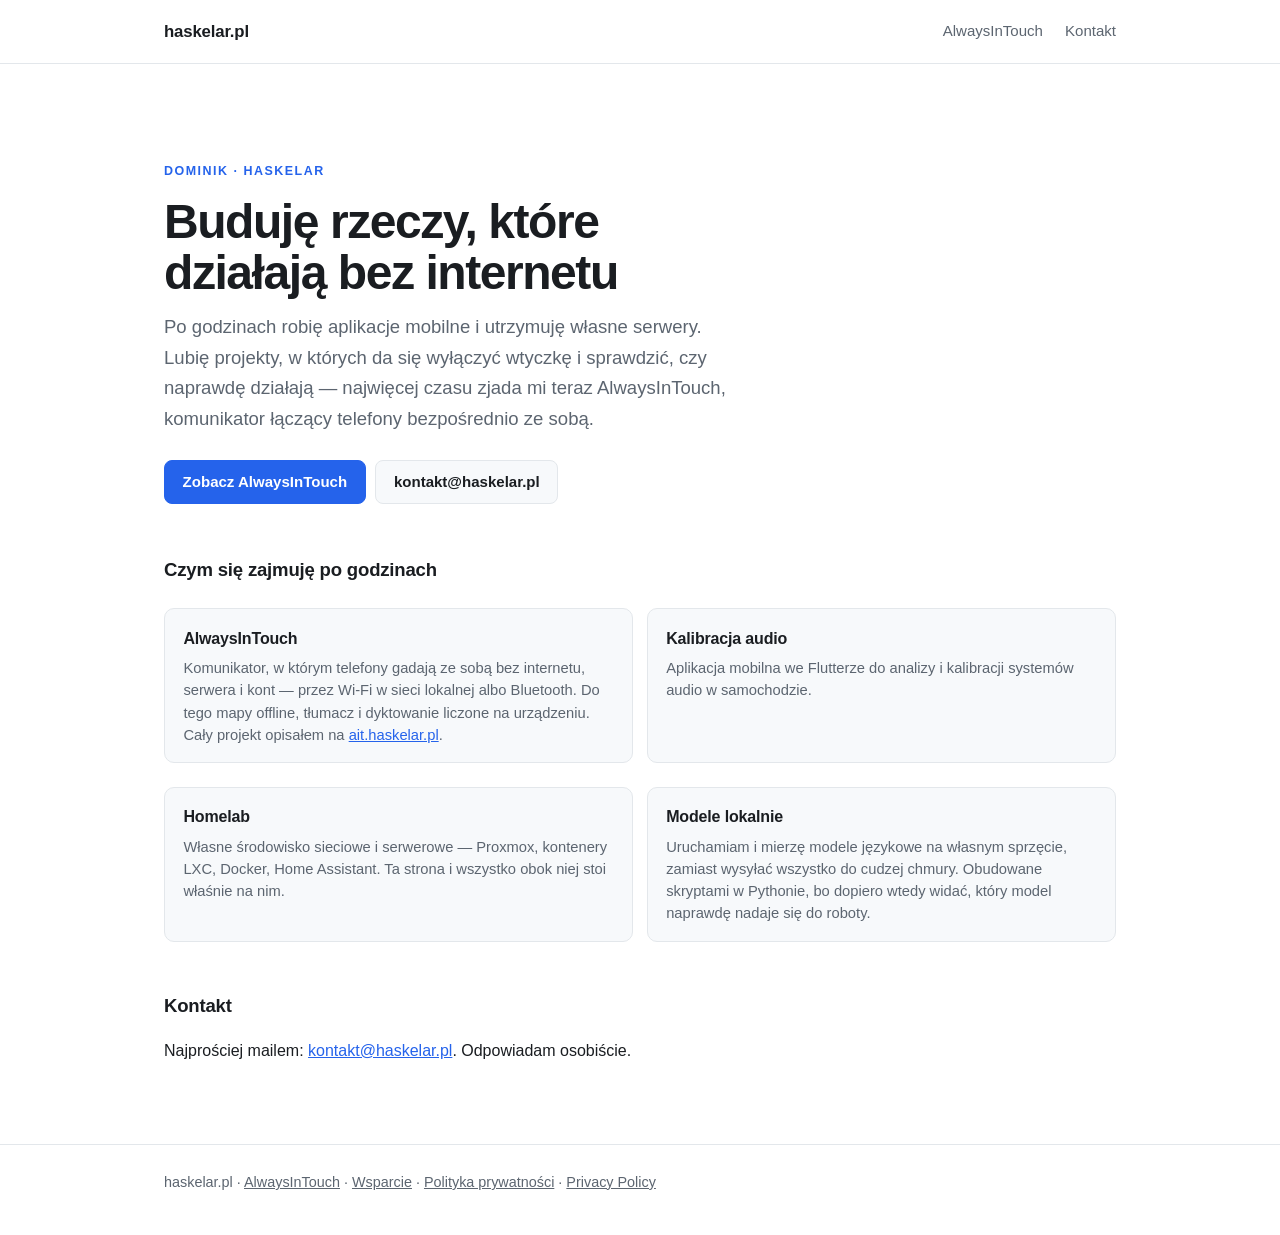
<file: index.html>
<!DOCTYPE html>
<html lang="pl">
<head>
<meta charset="utf-8">
<meta name="viewport" content="width=device-width, initial-scale=1">
<title>Haskelar — buduję rzeczy, które działają bez internetu</title>
<meta name="description" content="Dominik (Haskelar) — po godzinach buduję aplikacje mobilne działające offline i utrzymuję własny serwer. Największy projekt: AlwaysInTouch, komunikator łączący telefony bezpośrednio ze sobą.">
<link rel="canonical" href="https://haskelar.pl/">
<link rel="stylesheet" href="/style.css">
<link rel="icon" href="data:image/svg+xml,<svg xmlns='http://www.w3.org/2000/svg' viewBox='0 0 100 100'><text y='.9em' font-size='90'>🛠️</text></svg>">
<meta property="og:title" content="Haskelar — buduję rzeczy, które działają bez internetu">
<meta property="og:description" content="Aplikacje mobilne działające offline i własna infrastruktura serwerowa. Największy projekt: AlwaysInTouch.">
<meta property="og:type" content="website">
<meta property="og:locale" content="pl_PL">
<meta property="og:url" content="https://haskelar.pl/">
</head>
<body class="glowna">

<header class="site">
  <div class="wrap">
    <a class="brand" href="/">haskelar.pl</a>
    <nav>
      <a href="https://ait.haskelar.pl/">AlwaysInTouch</a>
      <a href="mailto:kontakt@haskelar.pl">Kontakt</a>
    </nav>
  </div>
</header>

<main>
  <div class="wrap">

    <section class="hero">
      <span class="kto">Dominik · Haskelar</span>
      <h1>Buduję rzeczy, które działają bez internetu</h1>
      <p class="lead">Po godzinach robię aplikacje mobilne i utrzymuję własne
      serwery. Lubię projekty, w których da się wyłączyć wtyczkę i sprawdzić,
      czy naprawdę działają — najwięcej czasu zjada mi teraz AlwaysInTouch,
      komunikator łączący telefony bezpośrednio ze sobą.</p>
      <div class="hero-akcje">
        <a class="przycisk mocny" href="https://ait.haskelar.pl/">Zobacz AlwaysInTouch</a>
        <a class="przycisk" href="mailto:kontakt@haskelar.pl">kontakt@haskelar.pl</a>
      </div>
    </section>

    <h2>Czym się zajmuję po godzinach</h2>

    <ul class="siatka">
      <li>
        <div class="kafel">
          <span class="kafel-glowa"><span class="kafel-tytul">AlwaysInTouch</span></span>
          <p>Komunikator, w którym telefony gadają ze sobą bez internetu,
          serwera i kont — przez Wi-Fi w sieci lokalnej albo Bluetooth.
          Do tego mapy offline, tłumacz i dyktowanie liczone na urządzeniu.
          Cały projekt opisałem na <a href="https://ait.haskelar.pl/">ait.haskelar.pl</a>.</p>
        </div>
      </li>
      <li>
        <div class="kafel">
          <span class="kafel-glowa"><span class="kafel-tytul">Kalibracja audio</span></span>
          <p>Aplikacja mobilna we Flutterze do analizy i kalibracji systemów
          audio w samochodzie.</p>
        </div>
      </li>
      <li>
        <div class="kafel">
          <span class="kafel-glowa"><span class="kafel-tytul">Homelab</span></span>
          <p>Własne środowisko sieciowe i serwerowe — Proxmox, kontenery LXC,
          Docker, Home Assistant. Ta strona i wszystko obok niej stoi właśnie
          na nim.</p>
        </div>
      </li>
      <li>
        <div class="kafel">
          <span class="kafel-glowa"><span class="kafel-tytul">Modele lokalnie</span></span>
          <p>Uruchamiam i mierzę modele językowe na własnym sprzęcie, zamiast
          wysyłać wszystko do cudzej chmury. Obudowane skryptami w Pythonie,
          bo dopiero wtedy widać, który model naprawdę nadaje się do roboty.</p>
        </div>
      </li>
    </ul>

    <h2>Kontakt</h2>
    <p>Najprościej mailem: <a href="mailto:kontakt@haskelar.pl">kontakt@haskelar.pl</a>.
    Odpowiadam osobiście.</p>

  </div>
</main>

<footer class="site">
  <div class="wrap">
    haskelar.pl &middot;
    <a href="https://ait.haskelar.pl/">AlwaysInTouch</a> &middot;
    <a href="https://support.haskelar.pl/">Wsparcie</a> &middot;
    <a href="/polityka-prywatnosci/">Polityka prywatności</a> &middot;
    <a href="/privacy/">Privacy Policy</a>
  </div>
</footer>

</body>
</html>
</file>
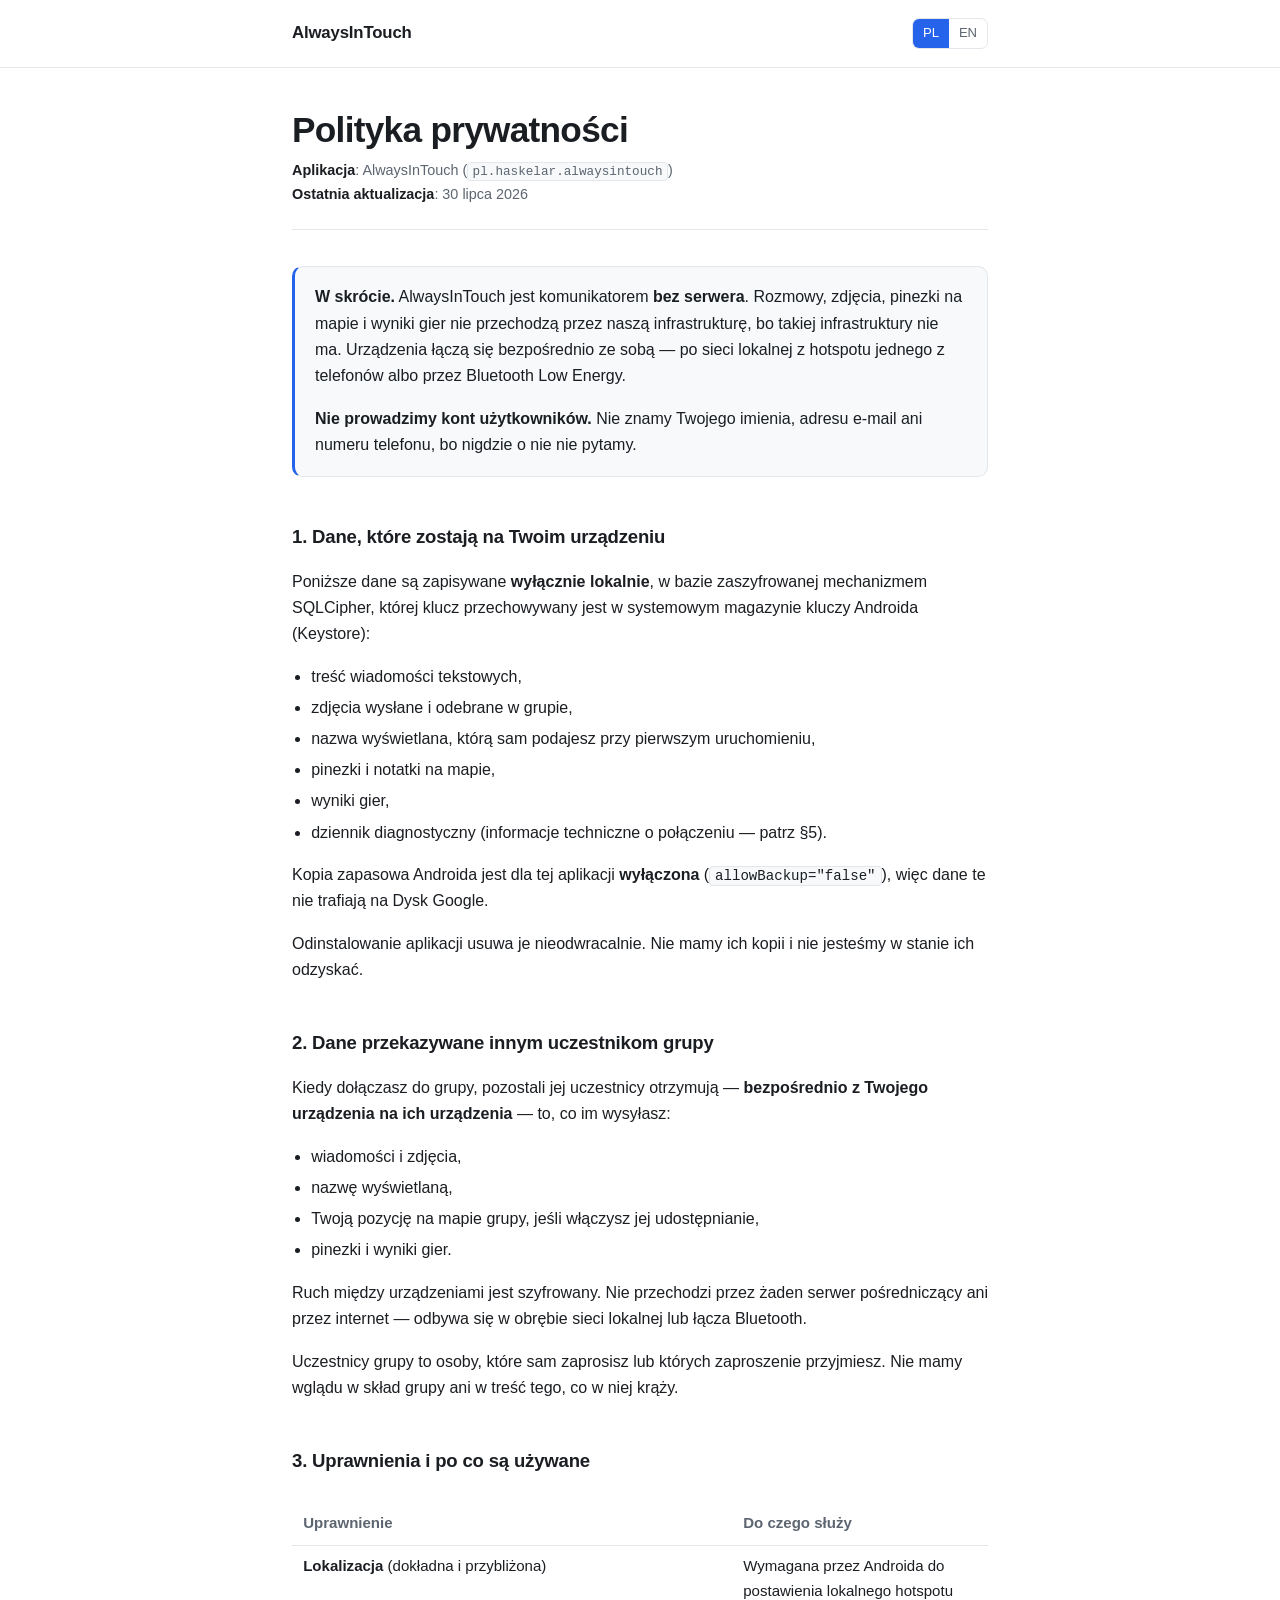
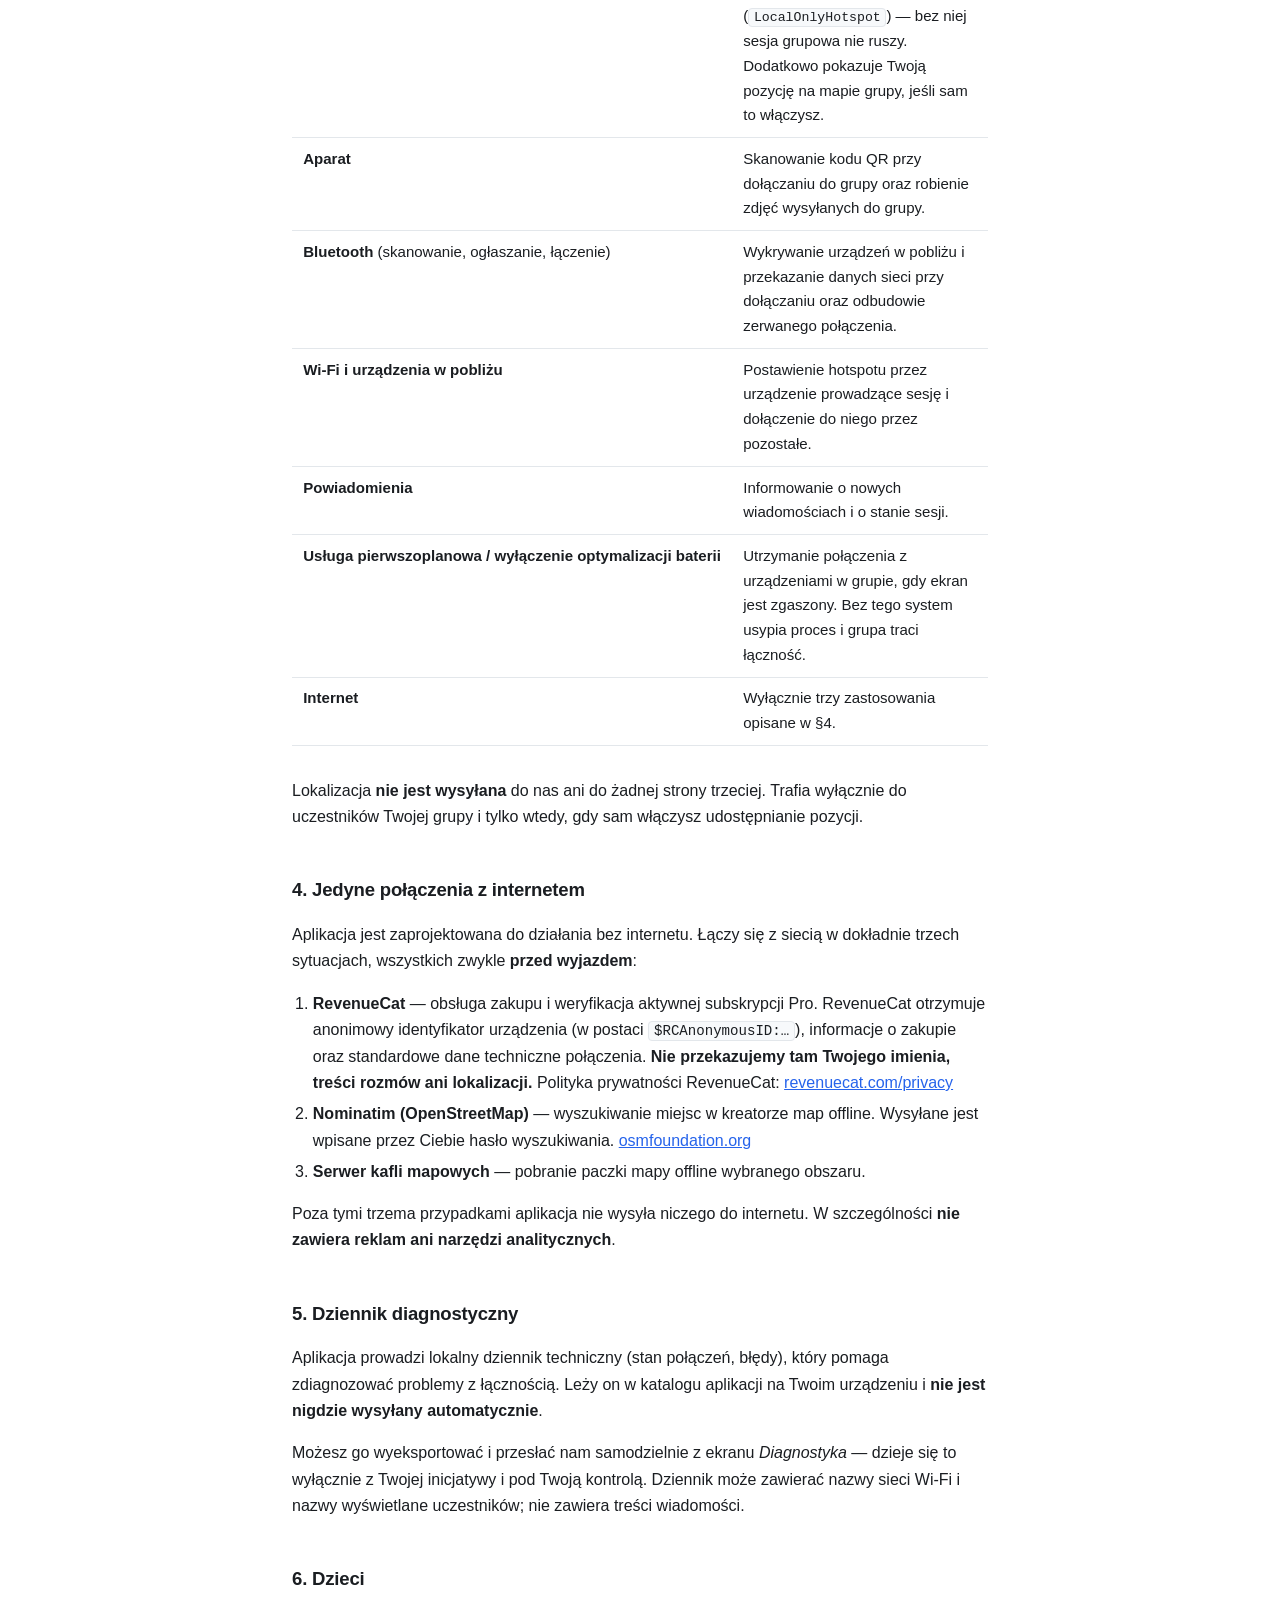
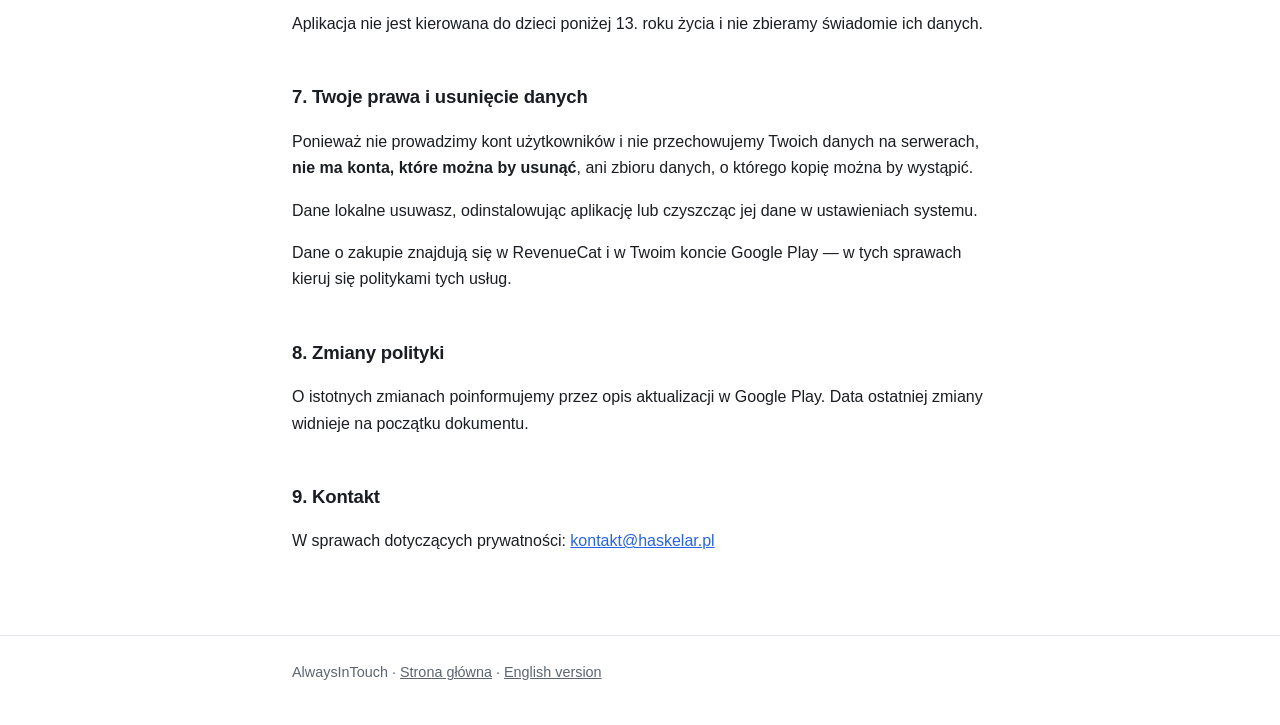
<file: polityka-prywatnosci/index.html>
<!DOCTYPE html>
<html lang="pl">
<head>
<meta charset="utf-8">
<meta name="viewport" content="width=device-width, initial-scale=1">
<title>Polityka prywatności — AlwaysInTouch</title>
<meta name="description" content="Polityka prywatności aplikacji AlwaysInTouch — komunikatora działającego bez serwera, bez kont użytkowników i bez narzędzi analitycznych.">
<link rel="canonical" href="https://haskelar.pl/polityka-prywatnosci/">
<link rel="alternate" hreflang="pl" href="https://haskelar.pl/polityka-prywatnosci/">
<link rel="alternate" hreflang="en" href="https://haskelar.pl/privacy/">
<link rel="alternate" hreflang="x-default" href="https://haskelar.pl/privacy/">
<link rel="stylesheet" href="/style.css">
<link rel="icon" href="data:image/svg+xml,<svg xmlns='http://www.w3.org/2000/svg' viewBox='0 0 100 100'><text y='.9em' font-size='90'>🔗</text></svg>">
</head>
<body>

<header class="site">
  <div class="wrap">
    <a class="brand" href="/">AlwaysInTouch</a>
    <span class="lang">
      <a href="/polityka-prywatnosci/" aria-current="true">PL</a>
      <a href="/privacy/">EN</a>
    </span>
  </div>
</header>

<main>
  <div class="wrap">
    <h1>Polityka prywatności</h1>
    <p class="meta">
      <strong>Aplikacja</strong>: AlwaysInTouch (<code>pl.haskelar.alwaysintouch</code>)<br>
      <strong>Ostatnia aktualizacja</strong>: 30 lipca 2026
    </p>

    <div class="card tldr">
      <p><strong>W skrócie.</strong> AlwaysInTouch jest komunikatorem <strong>bez serwera</strong>.
      Rozmowy, zdjęcia, pinezki na mapie i wyniki gier nie przechodzą przez naszą
      infrastrukturę, bo takiej infrastruktury nie ma. Urządzenia łączą się bezpośrednio
      ze sobą — po sieci lokalnej z hotspotu jednego z telefonów albo przez Bluetooth
      Low Energy.</p>
      <p><strong>Nie prowadzimy kont użytkowników.</strong> Nie znamy Twojego imienia,
      adresu e-mail ani numeru telefonu, bo nigdzie o nie nie pytamy.</p>
    </div>

    <h2>1. Dane, które zostają na Twoim urządzeniu</h2>
    <p>Poniższe dane są zapisywane <strong>wyłącznie lokalnie</strong>, w bazie zaszyfrowanej
    mechanizmem SQLCipher, której klucz przechowywany jest w systemowym magazynie kluczy
    Androida (Keystore):</p>
    <ul>
      <li>treść wiadomości tekstowych,</li>
      <li>zdjęcia wysłane i odebrane w grupie,</li>
      <li>nazwa wyświetlana, którą sam podajesz przy pierwszym uruchomieniu,</li>
      <li>pinezki i notatki na mapie,</li>
      <li>wyniki gier,</li>
      <li>dziennik diagnostyczny (informacje techniczne o połączeniu — patrz §5).</li>
    </ul>
    <p>Kopia zapasowa Androida jest dla tej aplikacji <strong>wyłączona</strong>
    (<code>allowBackup="false"</code>), więc dane te nie trafiają na Dysk Google.</p>
    <p>Odinstalowanie aplikacji usuwa je nieodwracalnie. Nie mamy ich kopii i nie jesteśmy
    w stanie ich odzyskać.</p>

    <h2>2. Dane przekazywane innym uczestnikom grupy</h2>
    <p>Kiedy dołączasz do grupy, pozostali jej uczestnicy otrzymują — <strong>bezpośrednio
    z Twojego urządzenia na ich urządzenia</strong> — to, co im wysyłasz:</p>
    <ul>
      <li>wiadomości i zdjęcia,</li>
      <li>nazwę wyświetlaną,</li>
      <li>Twoją pozycję na mapie grupy, jeśli włączysz jej udostępnianie,</li>
      <li>pinezki i wyniki gier.</li>
    </ul>
    <p>Ruch między urządzeniami jest szyfrowany. Nie przechodzi przez żaden serwer
    pośredniczący ani przez internet — odbywa się w obrębie sieci lokalnej lub łącza
    Bluetooth.</p>
    <p>Uczestnicy grupy to osoby, które sam zaprosisz lub których zaproszenie przyjmiesz.
    Nie mamy wglądu w skład grupy ani w treść tego, co w niej krąży.</p>

    <h2>3. Uprawnienia i po co są używane</h2>
    <div class="scroll">
    <table>
      <thead>
        <tr><th>Uprawnienie</th><th>Do czego służy</th></tr>
      </thead>
      <tbody>
        <tr>
          <td><strong>Lokalizacja</strong> (dokładna i przybliżona)</td>
          <td>Wymagana przez Androida do postawienia lokalnego hotspotu
          (<code>LocalOnlyHotspot</code>) — bez niej sesja grupowa nie ruszy. Dodatkowo
          pokazuje Twoją pozycję na mapie grupy, jeśli sam to włączysz.</td>
        </tr>
        <tr>
          <td><strong>Aparat</strong></td>
          <td>Skanowanie kodu QR przy dołączaniu do grupy oraz robienie zdjęć wysyłanych
          do grupy.</td>
        </tr>
        <tr>
          <td><strong>Bluetooth</strong> (skanowanie, ogłaszanie, łączenie)</td>
          <td>Wykrywanie urządzeń w pobliżu i przekazanie danych sieci przy dołączaniu
          oraz odbudowie zerwanego połączenia.</td>
        </tr>
        <tr>
          <td><strong>Wi-Fi i urządzenia w pobliżu</strong></td>
          <td>Postawienie hotspotu przez urządzenie prowadzące sesję i dołączenie do niego
          przez pozostałe.</td>
        </tr>
        <tr>
          <td><strong>Powiadomienia</strong></td>
          <td>Informowanie o nowych wiadomościach i o stanie sesji.</td>
        </tr>
        <tr>
          <td><strong>Usługa pierwszoplanowa / wyłączenie optymalizacji baterii</strong></td>
          <td>Utrzymanie połączenia z urządzeniami w grupie, gdy ekran jest zgaszony.
          Bez tego system usypia proces i grupa traci łączność.</td>
        </tr>
        <tr>
          <td><strong>Internet</strong></td>
          <td>Wyłącznie trzy zastosowania opisane w §4.</td>
        </tr>
      </tbody>
    </table>
    </div>
    <p>Lokalizacja <strong>nie jest wysyłana</strong> do nas ani do żadnej strony trzeciej.
    Trafia wyłącznie do uczestników Twojej grupy i tylko wtedy, gdy sam włączysz
    udostępnianie pozycji.</p>

    <h2>4. Jedyne połączenia z internetem</h2>
    <p>Aplikacja jest zaprojektowana do działania bez internetu. Łączy się z siecią
    w dokładnie trzech sytuacjach, wszystkich zwykle <strong>przed wyjazdem</strong>:</p>
    <ol>
      <li><strong>RevenueCat</strong> — obsługa zakupu i weryfikacja aktywnej subskrypcji Pro.
      RevenueCat otrzymuje anonimowy identyfikator urządzenia (w postaci
      <code>$RCAnonymousID:…</code>), informacje o zakupie oraz standardowe dane techniczne
      połączenia. <strong>Nie przekazujemy tam Twojego imienia, treści rozmów ani
      lokalizacji.</strong> Polityka prywatności RevenueCat:
      <a href="https://www.revenuecat.com/privacy" rel="noopener">revenuecat.com/privacy</a></li>
      <li><strong>Nominatim (OpenStreetMap)</strong> — wyszukiwanie miejsc w kreatorze map
      offline. Wysyłane jest wpisane przez Ciebie hasło wyszukiwania.
      <a href="https://osmfoundation.org/wiki/Privacy_Policy" rel="noopener">osmfoundation.org</a></li>
      <li><strong>Serwer kafli mapowych</strong> — pobranie paczki mapy offline wybranego
      obszaru.</li>
    </ol>
    <p>Poza tymi trzema przypadkami aplikacja nie wysyła niczego do internetu.
    W szczególności <strong>nie zawiera reklam ani narzędzi analitycznych</strong>.</p>

    <h2>5. Dziennik diagnostyczny</h2>
    <p>Aplikacja prowadzi lokalny dziennik techniczny (stan połączeń, błędy), który pomaga
    zdiagnozować problemy z łącznością. Leży on w katalogu aplikacji na Twoim urządzeniu
    i <strong>nie jest nigdzie wysyłany automatycznie</strong>.</p>
    <p>Możesz go wyeksportować i przesłać nam samodzielnie z ekranu <em>Diagnostyka</em> —
    dzieje się to wyłącznie z Twojej inicjatywy i pod Twoją kontrolą. Dziennik może zawierać
    nazwy sieci Wi-Fi i nazwy wyświetlane uczestników; nie zawiera treści wiadomości.</p>

    <h2>6. Dzieci</h2>
    <p>Aplikacja nie jest kierowana do dzieci poniżej 13. roku życia i nie zbieramy
    świadomie ich danych.</p>

    <h2>7. Twoje prawa i usunięcie danych</h2>
    <p>Ponieważ nie prowadzimy kont użytkowników i nie przechowujemy Twoich danych na
    serwerach, <strong>nie ma konta, które można by usunąć</strong>, ani zbioru danych,
    o którego kopię można by wystąpić.</p>
    <p>Dane lokalne usuwasz, odinstalowując aplikację lub czyszcząc jej dane w ustawieniach
    systemu.</p>
    <p>Dane o zakupie znajdują się w RevenueCat i w Twoim koncie Google Play — w tych
    sprawach kieruj się politykami tych usług.</p>

    <h2>8. Zmiany polityki</h2>
    <p>O istotnych zmianach poinformujemy przez opis aktualizacji w Google Play.
    Data ostatniej zmiany widnieje na początku dokumentu.</p>

    <h2>9. Kontakt</h2>
    <p>W sprawach dotyczących prywatności:
    <a href="mailto:kontakt@haskelar.pl">kontakt@haskelar.pl</a></p>
  </div>
</main>

<footer class="site">
  <div class="wrap">
    AlwaysInTouch &middot; <a href="/">Strona główna</a> &middot;
    <a href="/privacy/">English version</a>
  </div>
</footer>

</body>
</html>
</file>
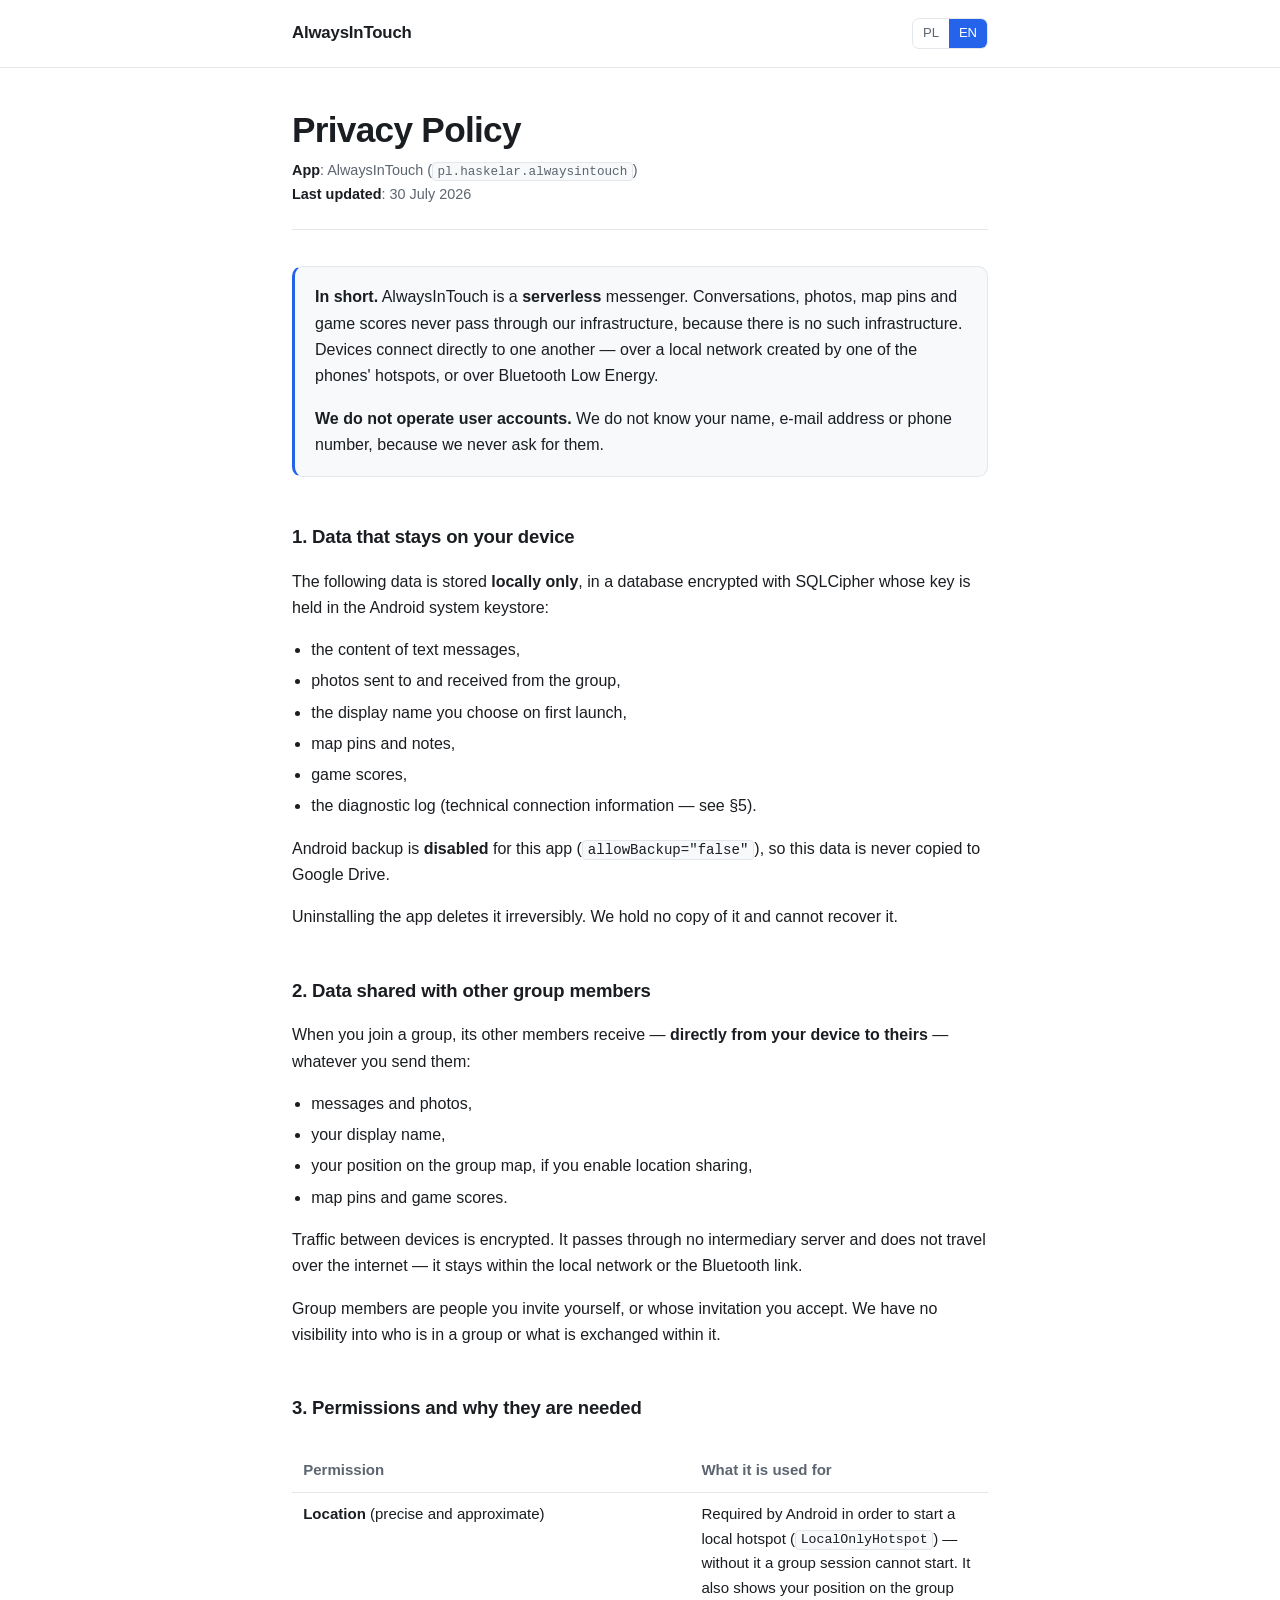
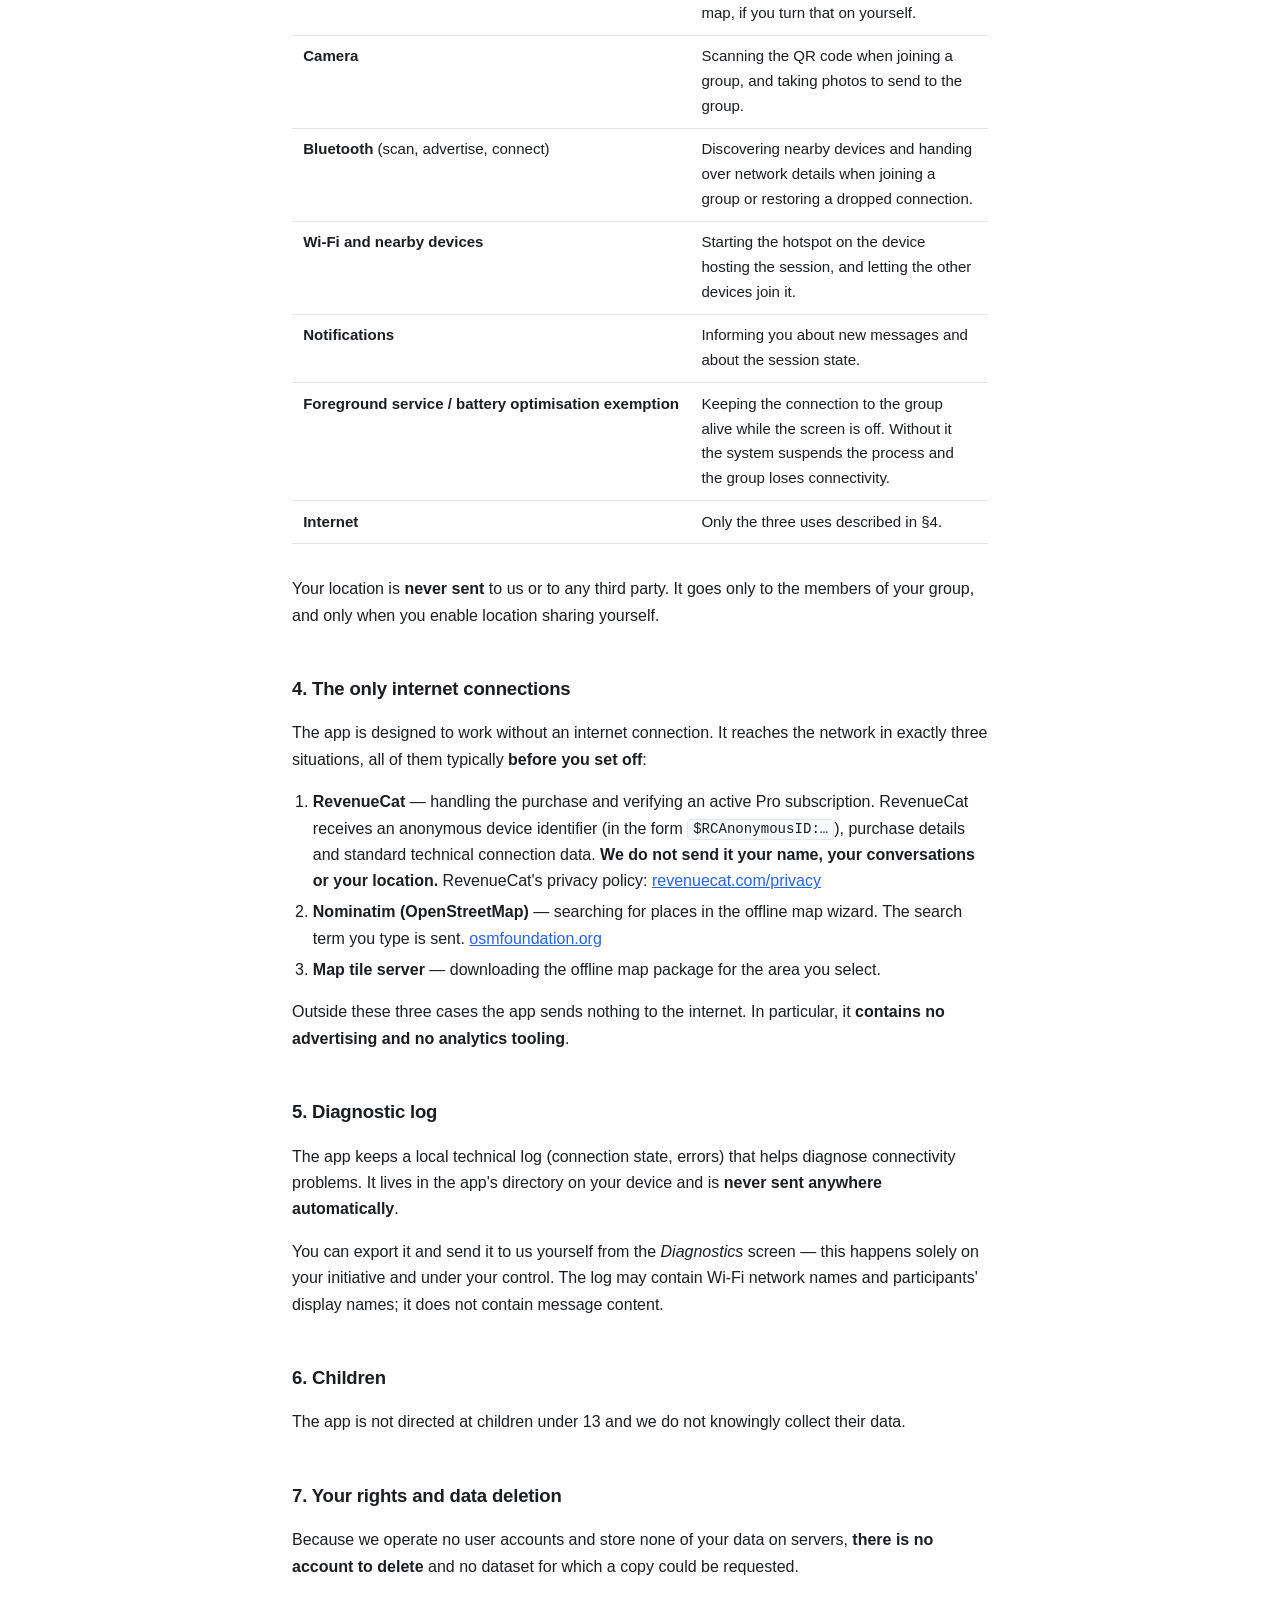
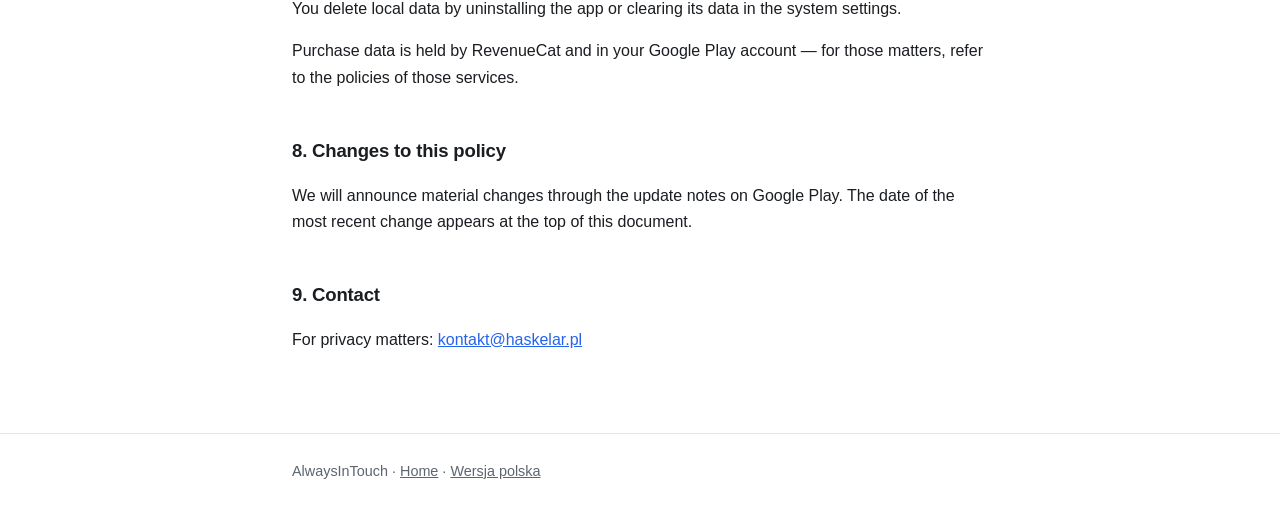
<file: privacy/index.html>
<!DOCTYPE html>
<html lang="en">
<head>
<meta charset="utf-8">
<meta name="viewport" content="width=device-width, initial-scale=1">
<title>Privacy Policy — AlwaysInTouch</title>
<meta name="description" content="Privacy policy for AlwaysInTouch — a serverless messenger with no user accounts, no ads and no analytics.">
<link rel="canonical" href="https://haskelar.pl/privacy/">
<link rel="alternate" hreflang="pl" href="https://haskelar.pl/polityka-prywatnosci/">
<link rel="alternate" hreflang="en" href="https://haskelar.pl/privacy/">
<link rel="alternate" hreflang="x-default" href="https://haskelar.pl/privacy/">
<link rel="stylesheet" href="/style.css">
<link rel="icon" href="data:image/svg+xml,<svg xmlns='http://www.w3.org/2000/svg' viewBox='0 0 100 100'><text y='.9em' font-size='90'>🔗</text></svg>">
</head>
<body>

<header class="site">
  <div class="wrap">
    <a class="brand" href="/">AlwaysInTouch</a>
    <span class="lang">
      <a href="/polityka-prywatnosci/">PL</a>
      <a href="/privacy/" aria-current="true">EN</a>
    </span>
  </div>
</header>

<main>
  <div class="wrap">
    <h1>Privacy Policy</h1>
    <p class="meta">
      <strong>App</strong>: AlwaysInTouch (<code>pl.haskelar.alwaysintouch</code>)<br>
      <strong>Last updated</strong>: 30 July 2026
    </p>

    <div class="card tldr">
      <p><strong>In short.</strong> AlwaysInTouch is a <strong>serverless</strong> messenger.
      Conversations, photos, map pins and game scores never pass through our infrastructure,
      because there is no such infrastructure. Devices connect directly to one another —
      over a local network created by one of the phones' hotspots, or over Bluetooth
      Low Energy.</p>
      <p><strong>We do not operate user accounts.</strong> We do not know your name, e-mail
      address or phone number, because we never ask for them.</p>
    </div>

    <h2>1. Data that stays on your device</h2>
    <p>The following data is stored <strong>locally only</strong>, in a database encrypted
    with SQLCipher whose key is held in the Android system keystore:</p>
    <ul>
      <li>the content of text messages,</li>
      <li>photos sent to and received from the group,</li>
      <li>the display name you choose on first launch,</li>
      <li>map pins and notes,</li>
      <li>game scores,</li>
      <li>the diagnostic log (technical connection information — see §5).</li>
    </ul>
    <p>Android backup is <strong>disabled</strong> for this app
    (<code>allowBackup="false"</code>), so this data is never copied to Google Drive.</p>
    <p>Uninstalling the app deletes it irreversibly. We hold no copy of it and cannot
    recover it.</p>

    <h2>2. Data shared with other group members</h2>
    <p>When you join a group, its other members receive — <strong>directly from your device
    to theirs</strong> — whatever you send them:</p>
    <ul>
      <li>messages and photos,</li>
      <li>your display name,</li>
      <li>your position on the group map, if you enable location sharing,</li>
      <li>map pins and game scores.</li>
    </ul>
    <p>Traffic between devices is encrypted. It passes through no intermediary server and
    does not travel over the internet — it stays within the local network or the Bluetooth
    link.</p>
    <p>Group members are people you invite yourself, or whose invitation you accept. We have
    no visibility into who is in a group or what is exchanged within it.</p>

    <h2>3. Permissions and why they are needed</h2>
    <div class="scroll">
    <table>
      <thead>
        <tr><th>Permission</th><th>What it is used for</th></tr>
      </thead>
      <tbody>
        <tr>
          <td><strong>Location</strong> (precise and approximate)</td>
          <td>Required by Android in order to start a local hotspot
          (<code>LocalOnlyHotspot</code>) — without it a group session cannot start.
          It also shows your position on the group map, if you turn that on yourself.</td>
        </tr>
        <tr>
          <td><strong>Camera</strong></td>
          <td>Scanning the QR code when joining a group, and taking photos to send
          to the group.</td>
        </tr>
        <tr>
          <td><strong>Bluetooth</strong> (scan, advertise, connect)</td>
          <td>Discovering nearby devices and handing over network details when joining
          a group or restoring a dropped connection.</td>
        </tr>
        <tr>
          <td><strong>Wi-Fi and nearby devices</strong></td>
          <td>Starting the hotspot on the device hosting the session, and letting the other
          devices join it.</td>
        </tr>
        <tr>
          <td><strong>Notifications</strong></td>
          <td>Informing you about new messages and about the session state.</td>
        </tr>
        <tr>
          <td><strong>Foreground service / battery optimisation exemption</strong></td>
          <td>Keeping the connection to the group alive while the screen is off. Without it
          the system suspends the process and the group loses connectivity.</td>
        </tr>
        <tr>
          <td><strong>Internet</strong></td>
          <td>Only the three uses described in §4.</td>
        </tr>
      </tbody>
    </table>
    </div>
    <p>Your location is <strong>never sent</strong> to us or to any third party. It goes only
    to the members of your group, and only when you enable location sharing yourself.</p>

    <h2>4. The only internet connections</h2>
    <p>The app is designed to work without an internet connection. It reaches the network in
    exactly three situations, all of them typically <strong>before you set off</strong>:</p>
    <ol>
      <li><strong>RevenueCat</strong> — handling the purchase and verifying an active Pro
      subscription. RevenueCat receives an anonymous device identifier (in the form
      <code>$RCAnonymousID:…</code>), purchase details and standard technical connection data.
      <strong>We do not send it your name, your conversations or your location.</strong>
      RevenueCat's privacy policy:
      <a href="https://www.revenuecat.com/privacy" rel="noopener">revenuecat.com/privacy</a></li>
      <li><strong>Nominatim (OpenStreetMap)</strong> — searching for places in the offline map
      wizard. The search term you type is sent.
      <a href="https://osmfoundation.org/wiki/Privacy_Policy" rel="noopener">osmfoundation.org</a></li>
      <li><strong>Map tile server</strong> — downloading the offline map package for the area
      you select.</li>
    </ol>
    <p>Outside these three cases the app sends nothing to the internet. In particular, it
    <strong>contains no advertising and no analytics tooling</strong>.</p>

    <h2>5. Diagnostic log</h2>
    <p>The app keeps a local technical log (connection state, errors) that helps diagnose
    connectivity problems. It lives in the app's directory on your device and is
    <strong>never sent anywhere automatically</strong>.</p>
    <p>You can export it and send it to us yourself from the <em>Diagnostics</em> screen —
    this happens solely on your initiative and under your control. The log may contain Wi-Fi
    network names and participants' display names; it does not contain message content.</p>

    <h2>6. Children</h2>
    <p>The app is not directed at children under 13 and we do not knowingly collect their
    data.</p>

    <h2>7. Your rights and data deletion</h2>
    <p>Because we operate no user accounts and store none of your data on servers,
    <strong>there is no account to delete</strong> and no dataset for which a copy could
    be requested.</p>
    <p>You delete local data by uninstalling the app or clearing its data in the system
    settings.</p>
    <p>Purchase data is held by RevenueCat and in your Google Play account — for those
    matters, refer to the policies of those services.</p>

    <h2>8. Changes to this policy</h2>
    <p>We will announce material changes through the update notes on Google Play.
    The date of the most recent change appears at the top of this document.</p>

    <h2>9. Contact</h2>
    <p>For privacy matters:
    <a href="mailto:kontakt@haskelar.pl">kontakt@haskelar.pl</a></p>
  </div>
</main>

<footer class="site">
  <div class="wrap">
    AlwaysInTouch &middot; <a href="/">Home</a> &middot;
    <a href="/polityka-prywatnosci/">Wersja polska</a>
  </div>
</footer>

</body>
</html>
</file>
<file: style.css>
:root {
  --bg: #ffffff;
  --fg: #1a1d21;
  --muted: #5c6570;
  --line: #e3e7eb;
  --accent: #2563eb;
  --card: #f7f9fb;
  --maxw: 46rem;
}

@media (prefers-color-scheme: dark) {
  :root {
    --bg: #0f1216;
    --fg: #e6eaef;
    --muted: #9aa4b0;
    --line: #242a31;
    --accent: #6ea8fe;
    --card: #161b21;
  }
}

* { box-sizing: border-box; }

html { -webkit-text-size-adjust: 100%; }

body {
  margin: 0;
  background: var(--bg);
  color: var(--fg);
  font: 16px/1.65 -apple-system, BlinkMacSystemFont, "Segoe UI", Roboto,
        "Helvetica Neue", Arial, sans-serif;
}

.wrap {
  max-width: var(--maxw);
  margin: 0 auto;
  padding: 0 1.25rem;
}

header.site {
  border-bottom: 1px solid var(--line);
  padding: 1.1rem 0;
}

header.site .wrap {
  display: flex;
  flex-wrap: wrap;
  gap: 0.75rem 1rem;
  align-items: center;
  justify-content: space-between;
}

.brand {
  font-weight: 650;
  letter-spacing: -0.01em;
  font-size: 1.05rem;
  text-decoration: none;
  color: var(--fg);
}

nav a {
  color: var(--muted);
  text-decoration: none;
  font-size: 0.94rem;
  margin-left: 1.1rem;
}

nav a:first-child { margin-left: 0; }

nav a:hover, a:hover { color: var(--accent); }

.lang {
  display: inline-flex;
  border: 1px solid var(--line);
  border-radius: 7px;
  overflow: hidden;
  font-size: 0.82rem;
}

.lang a {
  padding: 0.24rem 0.62rem;
  text-decoration: none;
  color: var(--muted);
  margin: 0;
}

.lang a[aria-current="true"] {
  background: var(--accent);
  color: #fff;
}

main { padding: 2.6rem 0 4rem; }

h1 {
  font-size: clamp(1.65rem, 4.5vw, 2.2rem);
  line-height: 1.2;
  letter-spacing: -0.02em;
  margin: 0 0 0.5rem;
}

h2 {
  font-size: 1.16rem;
  letter-spacing: -0.01em;
  margin: 2.4rem 0 0.6rem;
  padding-top: 0.4rem;
}

p, li { color: var(--fg); }

.lead {
  font-size: 1.08rem;
  color: var(--muted);
  margin: 0 0 2rem;
}

a { color: var(--accent); }

ul { padding-left: 1.2rem; }

li { margin: 0.3rem 0; }

ol { padding-left: 1.3rem; }

.meta {
  color: var(--muted);
  font-size: 0.9rem;
  margin: 0 0 2.2rem;
  padding-bottom: 1.4rem;
  border-bottom: 1px solid var(--line);
}

.meta strong { color: var(--fg); }

code {
  font-family: ui-monospace, SFMono-Regular, Menlo, Consolas, monospace;
  font-size: 0.88em;
  background: var(--card);
  border: 1px solid var(--line);
  border-radius: 4px;
  padding: 0.08em 0.35em;
}

.card {
  background: var(--card);
  border: 1px solid var(--line);
  border-radius: 10px;
  padding: 1.1rem 1.25rem;
  margin: 1.5rem 0;
}

.card p:first-child { margin-top: 0; }
.card p:last-child { margin-bottom: 0; }

.card.tldr { border-left: 3px solid var(--accent); }

table {
  width: 100%;
  border-collapse: collapse;
  margin: 1rem 0;
  font-size: 0.94rem;
}

th, td {
  text-align: left;
  padding: 0.55rem 0.7rem;
  border-bottom: 1px solid var(--line);
  vertical-align: top;
}

th { color: var(--muted); font-weight: 600; }

td:first-child { white-space: nowrap; }

@media (max-width: 34rem) {
  td:first-child { white-space: normal; }
}

.scroll { overflow-x: auto; }

footer.site {
  border-top: 1px solid var(--line);
  padding: 1.6rem 0 2.5rem;
  color: var(--muted);
  font-size: 0.9rem;
}

footer.site a { color: var(--muted); }

/* ==========================================================================
   Strona główna — wizytówka autora.

   Wszystko poniżej dotyczy WYŁĄCZNIE index.html i 404. Podstrony z polityką
   prywatności korzystają z klas powyżej i nie wolno ich ruszać: ich adresy
   są wpisane w Play Console, a treść jest dokumentem prawnym.

   Szerokość zawartości rośnie tu do 62rem, bo siatka kafelków z projektami
   potrzebuje więcej miejsca niż kolumna 46rem przeznaczona pod czytanie.
   ========================================================================== */

body.glowna .wrap { max-width: 62rem; }

/* ---------------------------------------------------------------- nagłówek */

.hero { padding: 3.2rem 0 0.4rem; }

.hero .kto {
  display: inline-block;
  font-size: 0.78rem;
  font-weight: 650;
  letter-spacing: 0.12em;
  text-transform: uppercase;
  color: var(--accent);
  margin-bottom: 0.9rem;
}

.hero h1 {
  font-size: clamp(2rem, 6vw, 3rem);
  line-height: 1.08;
  letter-spacing: -0.03em;
  margin: 0 0 0.8rem;
  max-width: 20ch;
}

.hero .lead {
  font-size: clamp(1.02rem, 2.2vw, 1.16rem);
  max-width: 56ch;
  margin-bottom: 1.6rem;
}

.hero-akcje { display: flex; flex-wrap: wrap; gap: 0.6rem; }

.przycisk {
  display: inline-flex;
  align-items: center;
  min-height: 44px;          /* cel dotykowy — WCAG 2.5.5 */
  padding: 0.5rem 1.1rem;
  border-radius: 8px;
  border: 1px solid var(--line);
  background: var(--card);
  color: var(--fg);
  font-size: 0.94rem;
  font-weight: 600;
  text-decoration: none;
}

.przycisk:hover { border-color: var(--accent); color: var(--accent); }

.przycisk.mocny {
  background: var(--accent);
  border-color: var(--accent);
  color: #fff;
}

.przycisk.mocny:hover { opacity: 0.9; color: #fff; }

/* ---------------------------------------------------------------- kafelki */

.siatka {
  display: grid;
  gap: 0.85rem;
  grid-template-columns: 1fr;
  margin: 1.1rem 0 0;
  padding: 0;
  list-style: none;
}

/* Elementem siatki jest <li>, więc klasa układu musi siedzieć na nim, a nie
   na kafelku w środku. `display: flex` plus `flex: 1` wyrównuje wysokości
   w wierszu — bez tego dwa kafelki obok siebie mają różną wysokość i siatka
   wygląda na rozjechaną. */
.siatka > li { display: flex; }
.siatka > li > .kafel { flex: 1; }

@media (min-width: 40rem) {
  .siatka { grid-template-columns: repeat(2, minmax(0, 1fr)); }
}

.kafel {
  display: flex;
  flex-direction: column;
  gap: 0.3rem;
  padding: 1.05rem 1.15rem;
  border: 1px solid var(--line);
  border-radius: 10px;
  background: var(--card);
}

.kafel-glowa {
  display: flex;
  align-items: baseline;
  gap: 0.55rem;
  flex-wrap: wrap;
}

.kafel-tytul { font-weight: 660; font-size: 1rem; letter-spacing: -0.01em; }

.kafel p { margin: 0; color: var(--muted); font-size: 0.92rem; line-height: 1.5; }

/* ------------------------------------------------------------------ stos */
</file>
